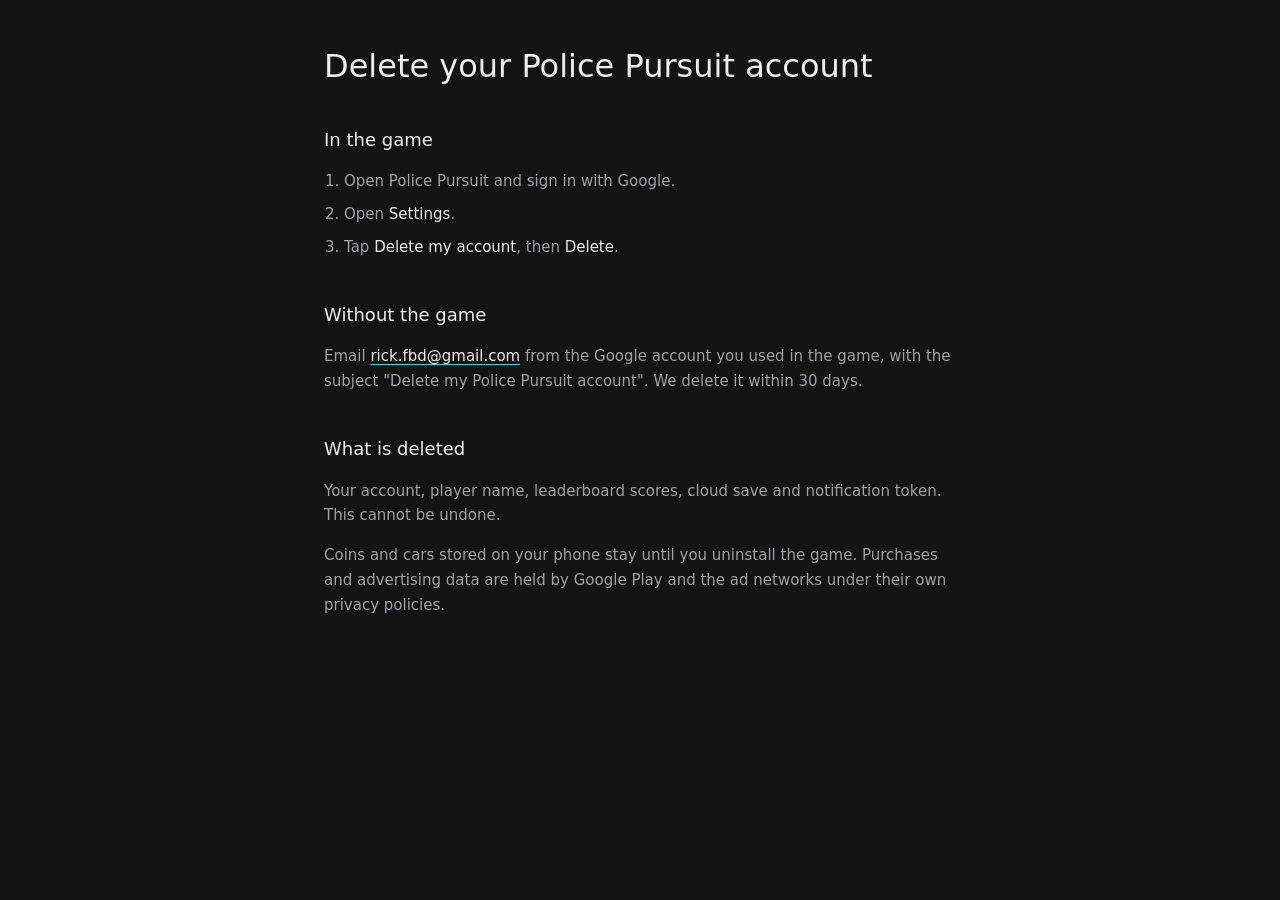
<file: admin/delete-account.html>
<!doctype html>
<html lang="en">
<head>
  <meta charset="utf-8">
  <meta name="viewport" content="width=device-width, initial-scale=1">
  <title>Delete your Police Pursuit account</title>
  <link rel="stylesheet" href="style.css">
</head>
<body class="doc">
  <h1>Delete your Police Pursuit account</h1>

  <h2>In the game</h2>
  <ol>
    <li>Open Police Pursuit and sign in with Google.</li>
    <li>Open <strong>Settings</strong>.</li>
    <li>Tap <strong>Delete my account</strong>, then <strong>Delete</strong>.</li>
  </ol>

  <h2>Without the game</h2>
  <p>Email <a href="mailto:rick.fbd@gmail.com"><strong>rick.fbd@gmail.com</strong></a> from the Google account you used in the game, with the subject
    "Delete my Police Pursuit account". We delete it within 30 days.</p>

  <h2>What is deleted</h2>
  <p>Your account, player name, leaderboard scores, cloud save and notification token. This cannot be undone.</p>
  <p>Coins and cars stored on your phone stay until you uninstall the game. Purchases and advertising data are
    held by Google Play and the ad networks under their own privacy policies.</p>
</body>
</html>
</file>
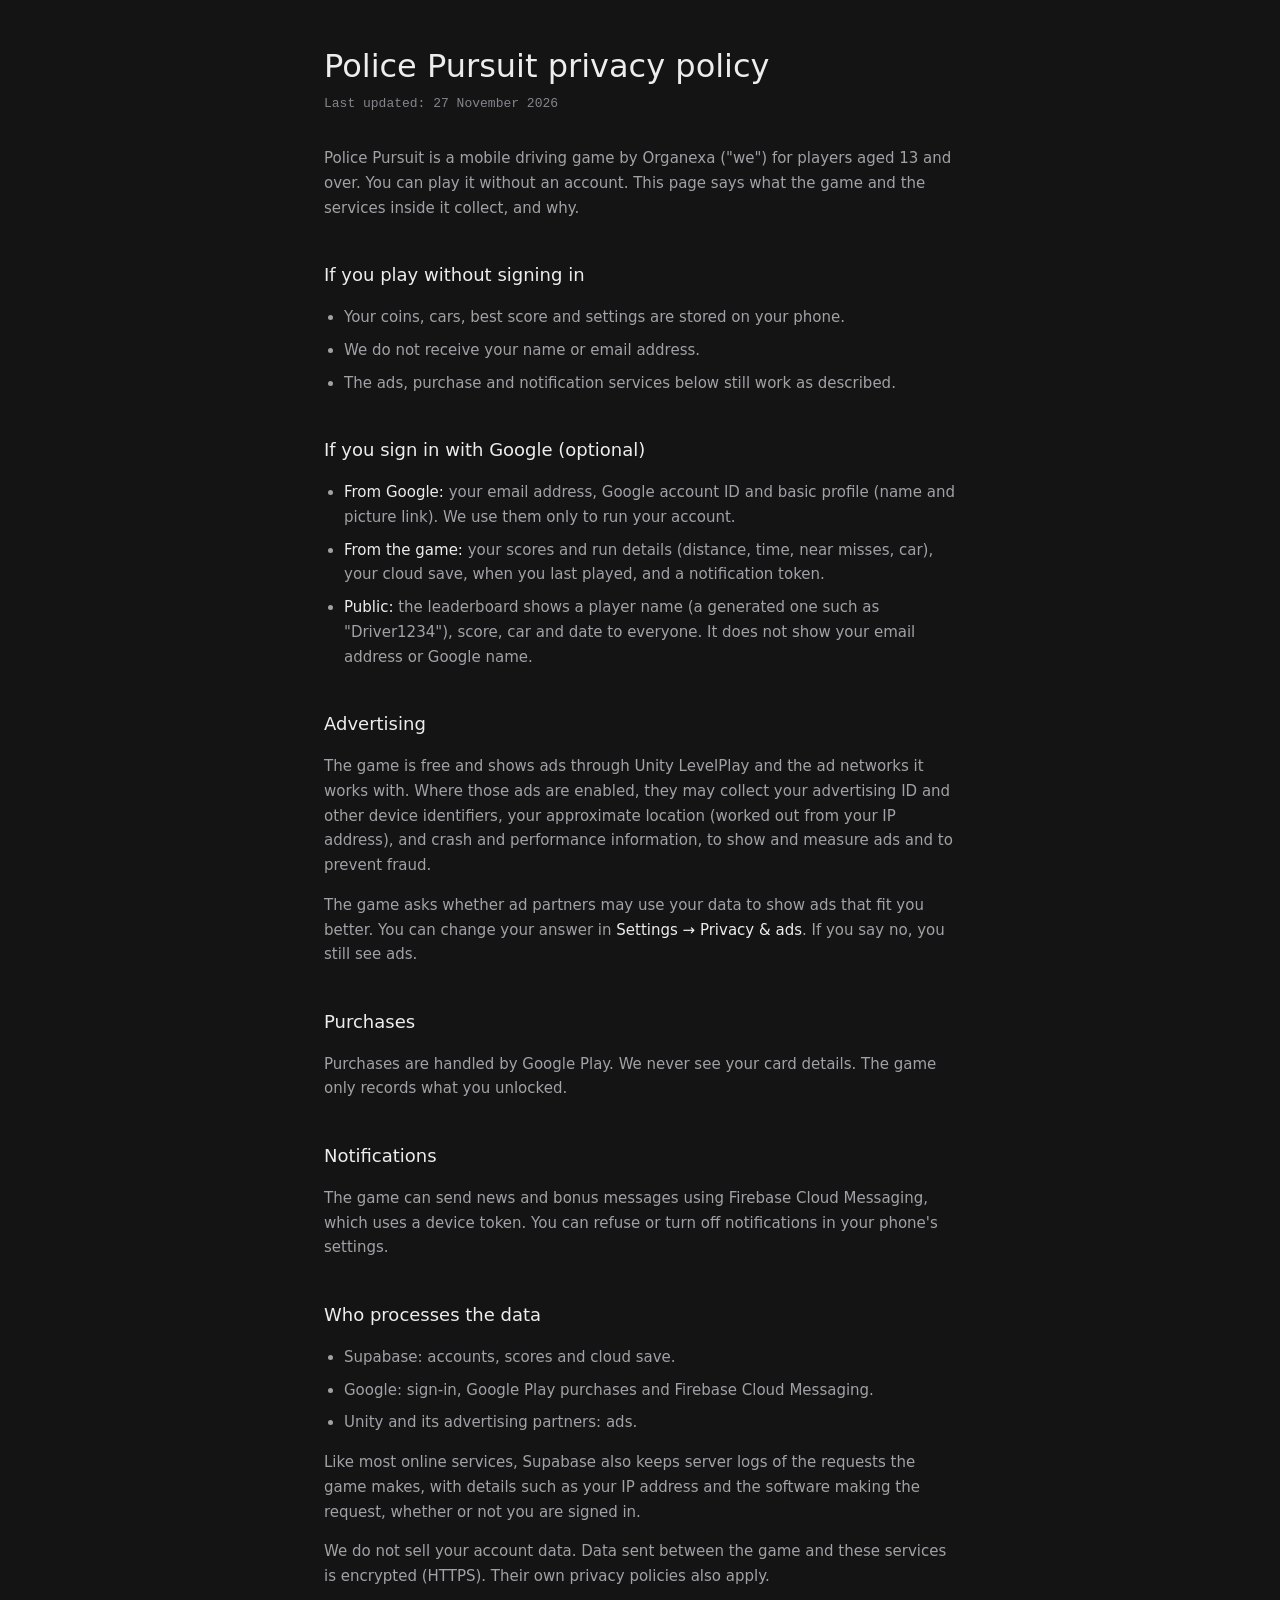
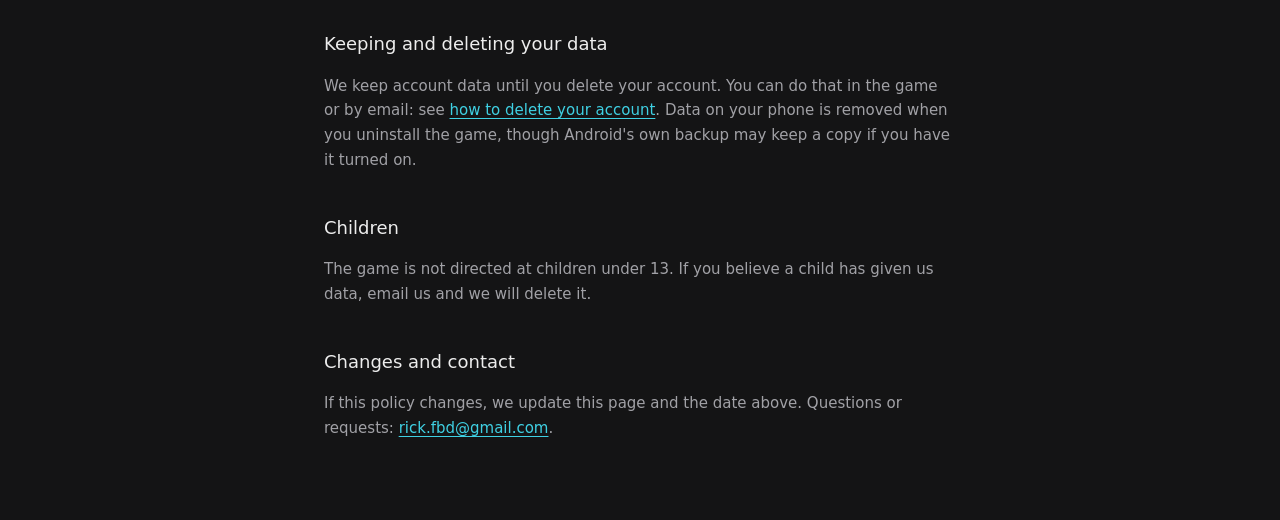
<file: admin/privacy.html>
<!doctype html>
<html lang="en">
<head>
  <meta charset="utf-8">
  <meta name="viewport" content="width=device-width, initial-scale=1">
  <title>Police Pursuit privacy policy</title>
  <link rel="stylesheet" href="style.css">
</head>
<body class="doc">
  <h1>Police Pursuit privacy policy</h1>
  <p class="meta">Last updated: 27 November 2026</p>

  <p>Police Pursuit is a mobile driving game by Organexa ("we") for players aged 13 and over. You can play it
    without an account.
    This page says what the game and the services inside it collect, and why.</p>

  <h2>If you play without signing in</h2>
  <ul>
    <li>Your coins, cars, best score and settings are stored on your phone.</li>
    <li>We do not receive your name or email address.</li>
    <li>The ads, purchase and notification services below still work as described.</li>
  </ul>

  <h2>If you sign in with Google (optional)</h2>
  <ul>
    <li><strong>From Google:</strong> your email address, Google account ID and basic profile (name and picture
      link). We use them only to run your account.</li>
    <li><strong>From the game:</strong> your scores and run details (distance, time, near misses, car), your
      cloud save, when you last played, and a notification token.</li>
    <li><strong>Public:</strong> the leaderboard shows a player name (a generated one such as "Driver1234"),
      score, car and date to everyone. It does not show your email address or Google name.</li>
  </ul>

  <h2>Advertising</h2>
  <p>The game is free and shows ads through Unity LevelPlay and the ad networks it works with. Where those ads
    are enabled, they may collect your advertising ID and other device identifiers, your approximate location
    (worked out from your IP address), and crash and performance information, to show and measure ads and to
    prevent fraud.</p>
  <p>The game asks whether ad partners may use your data to show ads that fit you better. You can change your
    answer in <strong>Settings → Privacy &amp; ads</strong>. If you say no, you still see ads.</p>

  <h2>Purchases</h2>
  <p>Purchases are handled by Google Play. We never see your card details. The game only records what you
    unlocked.</p>

  <h2>Notifications</h2>
  <p>The game can send news and bonus messages using Firebase Cloud Messaging, which uses a device token.
    You can refuse or turn off notifications in your phone's settings.</p>

  <h2>Who processes the data</h2>
  <ul>
    <li>Supabase: accounts, scores and cloud save.</li>
    <li>Google: sign-in, Google Play purchases and Firebase Cloud Messaging.</li>
    <li>Unity and its advertising partners: ads.</li>
  </ul>
  <p>Like most online services, Supabase also keeps server logs of the requests the game makes, with details
    such as your IP address and the software making the request, whether or not you are signed in.</p>
  <p>We do not sell your account data. Data sent between the game and these services is encrypted (HTTPS).
    Their own privacy policies also apply.</p>

  <h2>Keeping and deleting your data</h2>
  <p>We keep account data until you delete your account. You can do that in the game or by email: see
    <a href="delete-account.html">how to delete your account</a>. Data on your phone is removed when you
    uninstall the game, though Android's own backup may keep a copy if you have it turned on.</p>

  <h2>Children</h2>
  <p>The game is not directed at children under 13. If you believe a child has given us data, email us and we
    will delete it.</p>

  <h2>Changes and contact</h2>
  <p>If this policy changes, we update this page and the date above. Questions or requests:
    <a href="mailto:rick.fbd@gmail.com">rick.fbd@gmail.com</a>.</p>
</body>
</html>
</file>
<file: admin/style.css>
/* Graphite ramp, one cyan accent from the game, mono figures like a dispatch readout. */
:root {
  color-scheme: dark;
  --bg-deep: #0f0f10;
  --bg: #141415;
  --card: #19191b;
  --raised: #232325;
  --line: rgba(237, 237, 237, 0.08);
  --line-strong: rgba(237, 237, 237, 0.16);
  --text: #ededed;
  --text-2: #a1a1a6;
  --text-3: #85858b;
  --accent: #3fd0e3;
  --ease: cubic-bezier(0.22, 1, 0.36, 1);
  --mono: ui-monospace, "Cascadia Mono", "SF Mono", Consolas, monospace;
}

* { box-sizing: border-box; }
[hidden] { display: none !important; }
body { margin: 0; background: var(--bg); color: var(--text); font: 15px/1.5 system-ui, -apple-system, "Segoe UI", sans-serif; }
:focus-visible { outline: 2px solid var(--accent); outline-offset: 2px; }

/* Header and status */
.top { display: flex; align-items: center; height: 56px; padding: 0 24px; border-bottom: 1px solid var(--line); background: var(--bg-deep); }
.top h1 { margin: 0; font-size: 16px; font-weight: 600; }
.top h1 span { color: var(--text-3); font-weight: 400; }
#status { margin: 0; }
#status:not(:empty) { margin: 16px 24px 0; padding: 10px 12px; background: var(--card); border: 1px solid var(--line-strong); border-radius: 8px; color: var(--text-2); font-size: 14px; }

/* Fields and buttons */
label { display: grid; gap: 6px; margin: 0 0 16px; font-size: 14px; color: var(--text-2); }
label small { font-size: 13px; color: var(--text-3); margin-top: -4px; }
input, textarea, button { font: inherit; color: inherit; }
input, textarea { width: 100%; max-width: 480px; background: var(--raised); border: 1px solid var(--line-strong); border-radius: 8px; padding: 9px 12px; color: var(--text); transition: border-color 150ms var(--ease); }
input:focus, textarea:focus { border-color: var(--accent); }
textarea { resize: vertical; }
button { min-height: 40px; padding: 0 16px; background: var(--raised); border: 1px solid var(--line-strong); border-radius: 8px; cursor: pointer; font-size: 14px; font-weight: 500; transition: background-color 150ms var(--ease), color 150ms var(--ease), transform 150ms var(--ease); }
button:hover { background: #2c2c2f; }
button:active { transform: scale(0.98); }
button:disabled { opacity: 0.5; cursor: default; }
form button { background: var(--text); color: var(--bg); border-color: transparent; }
form button:hover { background: #ffffff; }

/* Sign-in and code cards */
.gate { max-width: 400px; margin: 64px auto; padding: 24px; background: var(--card); border: 1px solid var(--line); border-radius: 16px; }
.gate h2 { margin: 0 0 20px; font-size: 20px; font-weight: 500; }
.gate p { margin: 0 0 12px; color: var(--text-2); font-size: 14px; }
.gate button { width: 100%; margin-top: 4px; }
#qr { display: block; margin: 0 0 12px; padding: 8px; background: #fff; border-radius: 8px; }
#secret { font-family: var(--mono); font-size: 13px; color: var(--text); overflow-wrap: anywhere; }

/* App shell */
#panel { display: grid; grid-template-columns: 240px minmax(0, 1fr); min-height: calc(100vh - 57px); }
nav { display: flex; flex-direction: column; gap: 2px; padding: 16px 12px; background: var(--bg-deep); border-right: 1px solid var(--line); }
nav button { min-height: 36px; padding: 0 12px; text-align: left; background: transparent; border-color: transparent; color: var(--text-2); font-weight: 400; }
nav button:hover { background: var(--card); color: var(--text); }
nav button[aria-current="true"] { background: var(--raised); color: var(--text); box-shadow: inset 0 1px 0 rgba(255, 255, 255, 0.08); }
#logout { margin-top: auto; color: var(--text-3); }
section { padding: 32px; max-width: 1200px; }
section h2 { margin: 0 0 24px; font-size: 28px; font-weight: 500; line-height: 1.15; }
.lead { margin: -16px 0 24px; color: var(--text-2); font-size: 14px; }

/* Dashboard figures */
.stats { display: grid; grid-template-columns: repeat(auto-fit, minmax(200px, 1fr)); gap: 16px; margin: 0; }
.stats div { padding: 20px; background: var(--card); border: 1px solid var(--line); border-radius: 12px; }
.stats dt { font-size: 14px; color: var(--text-2); }
.stats dd { margin: 12px 0 0; font: 500 32px/1 var(--mono); font-variant-numeric: tabular-nums; }
.stats dd.key { color: var(--accent); }

/* Tables */
#search { display: flex; align-items: flex-end; gap: 8px; margin-bottom: 24px; }
#search label { flex: 0 1 320px; margin: 0; }
.table { overflow-x: auto; background: var(--card); border: 1px solid var(--line); border-radius: 12px; }
table { width: 100%; border-collapse: collapse; font-size: 14px; }
th { padding: 10px 16px; text-align: left; font-size: 13px; font-weight: 500; color: var(--text-3); border-bottom: 1px solid var(--line-strong); white-space: nowrap; }
td { padding: 10px 16px; border-bottom: 1px solid var(--line); color: var(--text-2); }
td:first-child { color: var(--text); }
tbody tr:last-child td { border-bottom: 0; }
tbody tr:hover td { background: rgba(237, 237, 237, 0.03); }
.num, td:nth-child(2) { text-align: right; font-family: var(--mono); font-variant-numeric: tabular-nums; }
#playerRows td:nth-child(3), #scoreRows td:nth-child(4) { white-space: nowrap; color: var(--text-3); }
#scoreRows td:nth-child(3) { font-family: var(--mono); font-size: 13px; }
td button { min-height: 32px; padding: 0 12px; font-size: 13px; white-space: nowrap; }

/* Notice and push forms */
#noticeForm { max-width: 480px; }
#pushForm { display: grid; grid-template-columns: minmax(0, 480px) 320px; column-gap: 48px; align-items: start; }
#pushForm > label, #pushForm > button { grid-column: 1; }
#pushForm > button { justify-self: start; }

/* Push preview, drawn like the notification a player will see */
.preview { grid-column: 2; grid-row: 1 / span 3; padding: 12px 16px 14px; background: var(--raised); border: 1px solid var(--line); border-radius: 16px; overflow-wrap: anywhere; box-shadow: 0 8px 24px rgba(0, 0, 0, 0.3); }
.preview-app { display: flex; align-items: center; gap: 8px; margin: 0 0 8px; font-size: 12px; color: var(--text-3); }
.preview-app span { width: 16px; height: 16px; border-radius: 4px; background: var(--accent); }
#previewTitle { display: block; font-size: 14px; font-weight: 600; }
#previewBody { margin: 2px 0 0; font-size: 14px; color: var(--text-2); white-space: pre-wrap; }
#previewTitle:empty::before { content: "Title"; color: var(--text-3); font-weight: 400; }
#previewBody:empty::before { content: "Message"; color: var(--text-3); }

/* Phones */
@media (max-width: 760px) {
  .top { padding: 0 16px; }
  #status:not(:empty) { margin: 12px 16px 0; }
  .gate { margin: 32px 16px; padding: 20px; }
  #panel { grid-template-columns: minmax(0, 1fr); min-height: 0; }
  nav { flex-direction: row; flex-wrap: wrap; gap: 4px; padding: 8px 12px; border-right: 0; border-bottom: 1px solid var(--line); }
  nav button { flex: none; }
  #logout { margin: 0 0 0 auto; }
  section { padding: 24px 16px; }
  section h2 { font-size: 24px; }
  #pushForm { grid-template-columns: minmax(0, 1fr); }
  .preview { grid-column: 1; grid-row: auto; margin-bottom: 16px; }
}
/* Keeps the 48px touch targets the old page had */
@media (pointer: coarse) {
  button, nav button { min-height: 48px; }
  td button { min-height: 40px; }
}

/* Public pages: privacy policy and account deletion */
.doc { max-width: 680px; margin: 0 auto; padding: 48px 24px 64px; line-height: 1.65; color: var(--text-2); }
.doc h1 { margin: 0 0 8px; font-size: 32px; font-weight: 500; line-height: 1.15; color: var(--text); }
.doc h2 { margin: 40px 0 8px; font-size: 18px; font-weight: 500; color: var(--text); }
.doc .meta { margin: 0 0 32px; font-size: 13px; color: var(--text-3); font-family: var(--mono); }
.doc strong { color: var(--text); font-weight: 500; }
.doc a { color: var(--accent); text-underline-offset: 3px; }
.doc ul, .doc ol { padding-left: 20px; }
.doc li { margin-bottom: 8px; }
</file>
